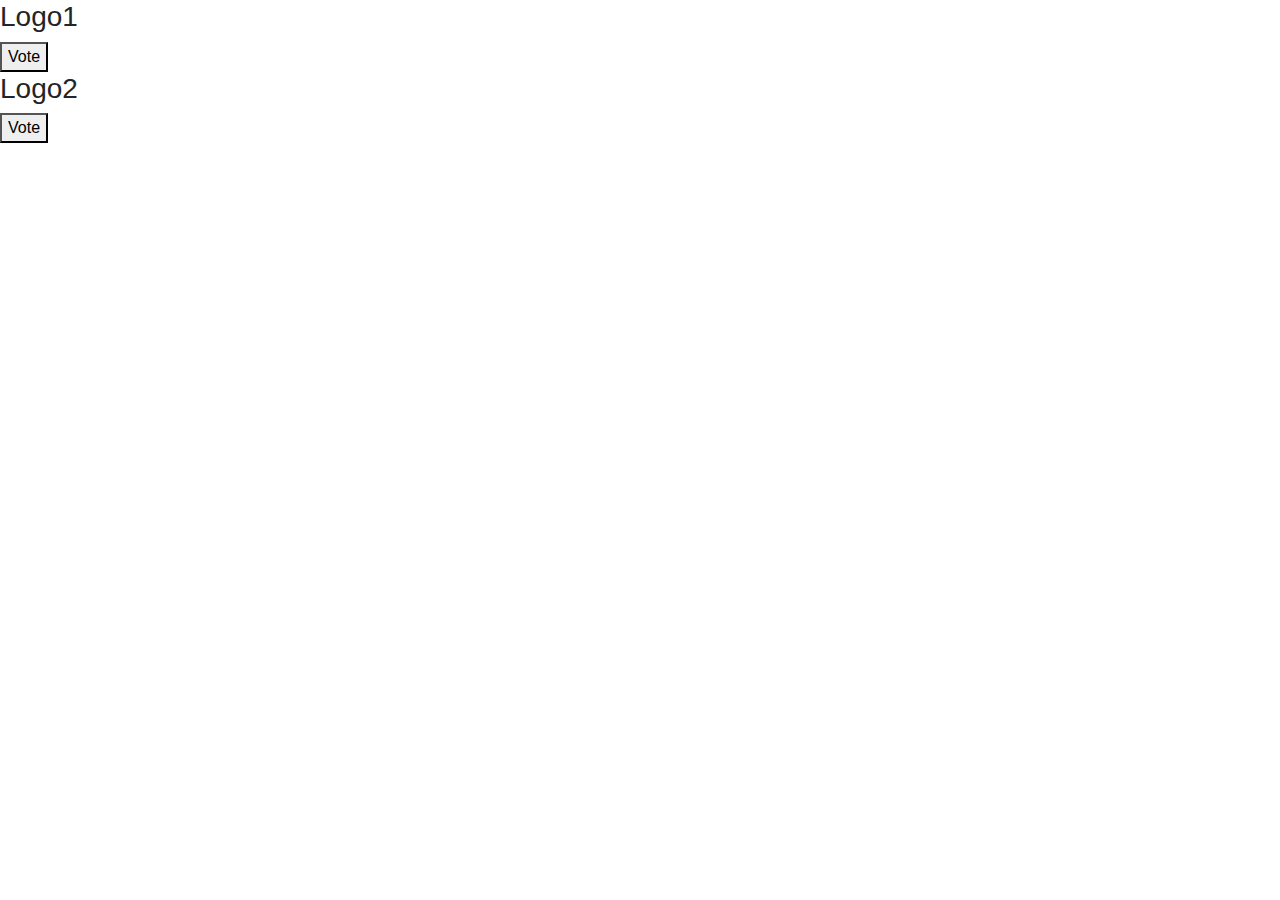
<file: Tournament generator/index.html>
<!DOCTYPE html>
<html lang="en">
<head>
    <meta charset="UTF-8">
    <meta name="viewport" content="width=device-width, initial-scale=1.0">
    <title>2v2 Tournament Generator</title>
    <link rel="stylesheet" href="style.css">
    <!-- Bootstrap CSS -->
    <link href="https://stackpath.bootstrapcdn.com/bootstrap/4.5.2/css/bootstrap.min.css" rel="stylesheet">
</head>
<body>
    <div id="tournament-bracket"></div>
    <script src="script.js"></script>
    <!-- Bootstrap JS -->
    <script src="https://code.jquery.com/jquery-3.5.1.slim.min.js"></script>
    <script src="https://stackpath.bootstrapcdn.com/bootstrap/4.5.2/js/bootstrap.bundle.min.js"></script>

    
    <div id="tournament-bracket">
        <!-- Pair container will be populated by script.js -->
    </div>
    

</body>
</html>
</file>
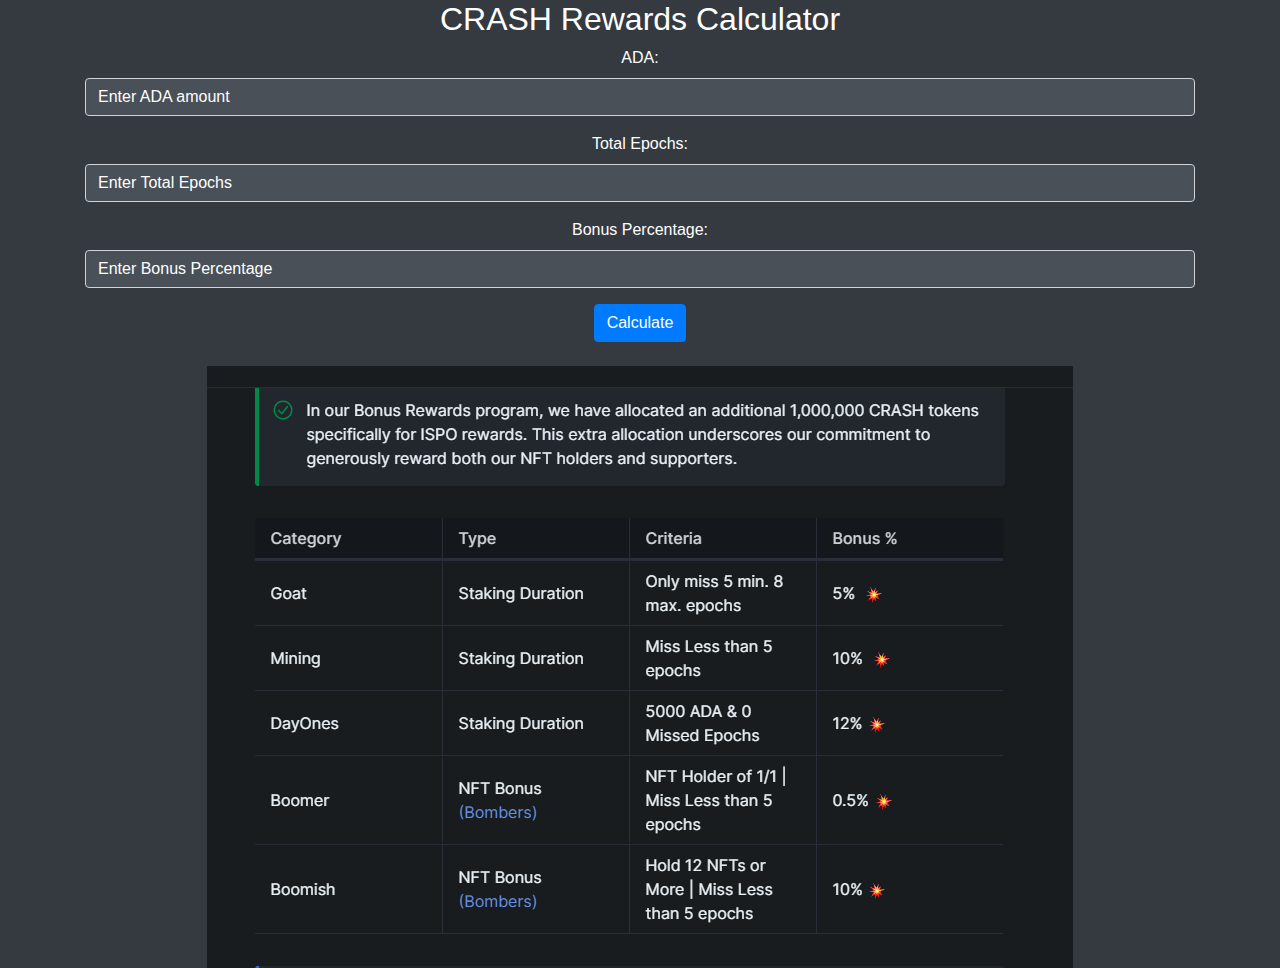
<file: CRASHR/indexCalc.html>
<!DOCTYPE html>
<html lang="en">
<head>
    <meta charset="UTF-8">
    <meta name="viewport" content="width=device-width, initial-scale=1.0">
    <title>CRASH Rewards Calculator</title>
    <link href="https://maxcdn.bootstrapcdn.com/bootstrap/4.5.2/css/bootstrap.min.css" rel="stylesheet">
    <style>
        body {
            background-color: #343a40;
            color: #fff;
        }
        .form-control {
            background-color: #495057;
            color: #fff;
            border: 1px solid #ced4da;
        }
        .form-label {
            color: #fff;
        }
        .form-control::placeholder { /* Chrome, Firefox, Opera, Safari 10.1+ */
            color: #fff;
            opacity: 1; /* Firefox */
        }
    </style>
    <script src="https://ajax.googleapis.com/ajax/libs/jquery/3.5.1/jquery.min.js"></script>
    <script src="https://cdnjs.cloudflare.com/ajax/libs/popper.js/1.16.0/umd/popper.min.js"></script>
    <script src="https://maxcdn.bootstrapcdn.com/bootstrap/4.5.2/js/bootstrap.min.js"></script>
    <script>
        function calculateRewards() {
            var ada = parseFloat(document.getElementById('ada').value);
            var epochs = parseFloat(document.getElementById('epochs').value);
            var bonusPercentage = parseFloat(document.getElementById('bonusPercentage').value) / 100;

            var totalRewards = (ada * 0.010 * epochs) + (ada * 0.010 * epochs * bonusPercentage);
            document.getElementById('result').innerHTML = 'Total CRASH Rewards: ' + totalRewards.toLocaleString(undefined, { minimumFractionDigits: 2, maximumFractionDigits: 2 });
        }
    </script>
</head>
<body>
    <div class="container text-center">
        <h2>CRASH Rewards Calculator</h2>
        <div class="form-group">
            <label for="ada" class="form-label">ADA:</label>
            <input type="number" class="form-control" id="ada" placeholder="Enter ADA amount">
        </div>
        <div class="form-group">
            <label for="epochs" class="form-label">Total Epochs:</label>
            <input type="number" class="form-control" id="epochs" placeholder="Enter Total Epochs">
        </div>
        <div class="form-group">
            <label for="bonusPercentage" class="form-label">Bonus Percentage:</label>
            <input type="number" class="form-control" id="bonusPercentage" placeholder="Enter Bonus Percentage">
        </div>
        <button type="button" class="btn btn-primary" onclick="calculateRewards()">Calculate</button>
        <p id="result"></p>
        
        <!-- Image Placeholder -->
        <div class="mt-4">
            <img src="bonus.png" class="img-fluid mx-auto d-block" alt="Bonus Image">
        </div>
    </div>
</body>
</html>
</file>
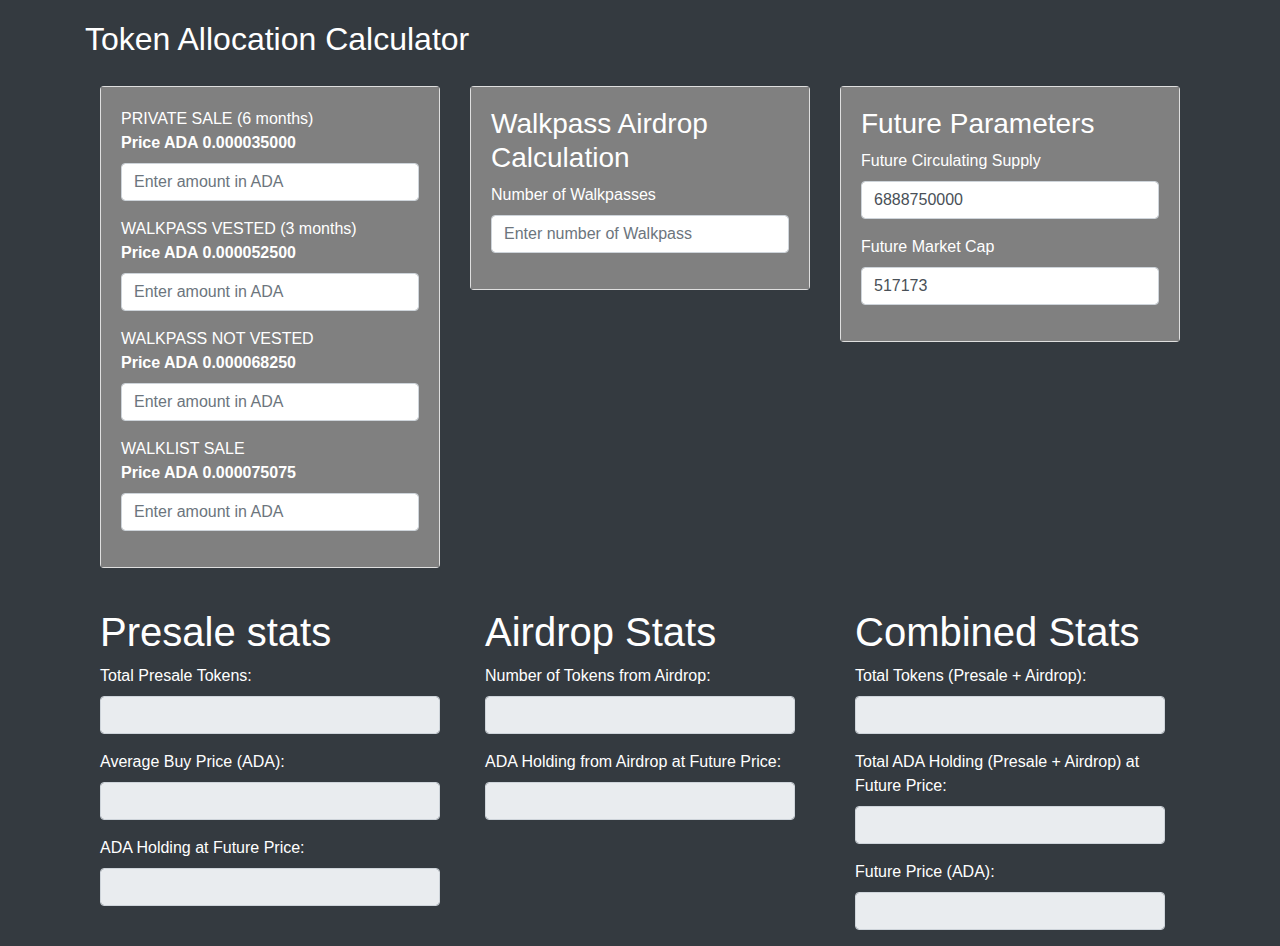
<file: wlkcalculator/walk.html>
<!DOCTYPE html>
<html>
<head>
    <title>Token Allocation Calculator</title>
    <link rel="stylesheet" href="https://stackpath.bootstrapcdn.com/bootstrap/4.3.1/css/bootstrap.min.css">
    <style>
        body {
            background-color: #343a40;
            color: white;
        }
        .container {
            padding-top: 20px;
        }
        .card-body {
            background-color: gray;
        }
        input {
            color: black;
        }
        .card, .subcard {
            margin-bottom: 20px;
        }
    </style>
</head>
<body>
    <div class="container" id="mainContainer">
        <h2>Token Allocation Calculator</h2>
<div class="container">
  <div class="row">
    <div class="col-sm">
        <!-- Allocation Form Card -->
        <div class="card">
            <div class="card-body">
                <form id="allocationForm">
                    <div class="form-group">
                        <label for="privateSale">PRIVATE SALE (6 months) <br> <b>Price ADA 0.000035000</b></label>
                        <input type="number" class="form-control" id="privateSale" placeholder="Enter amount in ADA">
                    </div>
                    <div class="form-group">
                        <label for="walkpassVested">WALKPASS VESTED (3 months) <br><b>Price ADA 0.000052500</b></label>
                        <input type="number" class="form-control" id="walkpassVested" placeholder="Enter amount in ADA">
                    </div>
                    <div class="form-group">
                        <label for="walkpassNotVested">WALKPASS NOT VESTED <br><b>Price ADA 0.000068250</b></label>
                        <input type="number" class="form-control" id="walkpassNotVested" placeholder="Enter amount in ADA">
                    </div>
                    <div class="form-group">
                        <label for="walklistSale">WALKLIST SALE <br><b>Price ADA 0.000075075</b></label>
                        <input type="number" class="form-control" id="walklistSale" placeholder="Enter amount in ADA">
                    </div>
                
</form>
            </div>
        </div>    </div>
    <div class="col-sm">
			        <!-- Walkpass Airdrop Calculation Subcard -->
        <div class="subcard card">
            <div class="card-body">
                <h3>Walkpass Airdrop Calculation</h3>
                <div class="form-group">
                    <label for="numberOfWalkpass">Number of Walkpasses</label>
                    <input type="number" class="form-control" id="numberOfWalkpass" placeholder="Enter number of Walkpass">
                </div>

            </div>
        </div>
 </div>
    <div class="col-sm">
	        <!-- Circulating Supply and Market Cap Subcard -->
        <div class="subcard card">
            <div class="card-body">
			<h3>Future Parameters</h2>
                <div class="form-group">
                    <label for="circulatingSupply">Future Circulating Supply</label>
                    <input type="number" class="form-control" id="circulatingSupply" value="6888750000">
                </div>
                <div class="form-group">
                    <label for="marketCap">Future Market Cap</label>
                    <input type="number" class="form-control" id="marketCap" value="517173">
                </div>
				        <!-- Results Section -->

            </div>
        </div>   
    </div>
  </div>
</div>

		<div class="container">
  <div class="row">
    <div class="col-sm">
                   <h1>Presale stats</h1>
                    <div class="form-group">
                        <label>Total Presale Tokens:</label>
                        <input type="text" id="totalTokens" class="form-control" disabled>
                    </div>
                    <div class="form-group">
                        <label>Average Buy Price (ADA):</label>
                        <input type="text" id="averagePrice" class="form-control" disabled>
                    </div>
                    <div class="form-group">
                        <label>ADA Holding at Future Price:</label>
                        <input type="text" id="adaHolding" class="form-control" disabled>
                    </div>
    </div>
    <div class="col-sm">
  <div class="col-sm">
                <div id="results2">
                    <h1>Airdrop Stats</h1>
                    <div class="form-group">
                        <label>Number of Tokens from Airdrop:</label>
                        <input type="text" id="airdropTokens" class="form-control" disabled>
                    </div>
                    <div class="form-group">
                        <label>ADA Holding from Airdrop at Future Price:</label>
                        <input type="text" id="adaHoldingFromAirdrop" class="form-control" disabled>
                    </div>
                </div>
            </div>
    </div>
    <div class="col-sm">
 
            <div class="col-sm">
                <div id="results3">
                    <h1>Combined Stats</h1>
                    <div class="form-group">
                        <label>Total Tokens (Presale + Airdrop):</label>
                        <input type="text" id="totalCombinedTokens" class="form-control" disabled>
                    </div>
                    <div class="form-group">
                        <label>Total ADA Holding (Presale + Airdrop) at Future Price:</label>
                        <input type="text" id="totalCombinedAdaHolding" class="form-control" disabled>
                    </div>
					<div class="form-group">
                        <label>Future Price (ADA):</label>
                        <input type="text" id="priceFuture" class="form-control" disabled>
                    </div>
                </div>
            </div>  </div>
  </div>
</div>



    </div>
    </div>

<script>
    document.getElementById('mainContainer').addEventListener('input', function() {
        let totalTokens = 0;
        let totalInvestment = 0;

        // Allocation Calculations
        const privateSale = parseFloat(document.getElementById('privateSale').value) || 0;
        totalTokens += privateSale / 0.000035000;
        totalInvestment += privateSale;

        const walkpassVested = parseFloat(document.getElementById('walkpassVested').value) || 0;
        totalTokens += walkpassVested / 0.000052500;
        totalInvestment += walkpassVested;

        const walkpassNotVested = parseFloat(document.getElementById('walkpassNotVested').value) || 0;
        totalTokens += walkpassNotVested / 0.000068250;
        totalInvestment += walkpassNotVested;

        const walklistSale = parseFloat(document.getElementById('walklistSale').value) || 0;
        totalTokens += walklistSale / 0.000075075;
        totalInvestment += walklistSale;

        // Circulating Supply and Market Cap Calculations
        const circulatingSupply = parseFloat(document.getElementById('circulatingSupply').value) || 0;
        const marketCap = parseFloat(document.getElementById('marketCap').value) || 0;
        const priceFuture = marketCap / circulatingSupply;
        const adaHolding = totalTokens * priceFuture;

        // Walkpass Airdrop Calculations
        const numberOfWalkpass = parseFloat(document.getElementById('numberOfWalkpass').value) || 0;
        const airdropTokens = numberOfWalkpass * 1571428.57;
        const adaHoldingFromAirdrop = airdropTokens * priceFuture;

        // Update Results
        document.getElementById('totalTokens').value = totalTokens.toFixed(2);
        document.getElementById('averagePrice').value = (totalInvestment / totalTokens).toFixed(8);
        document.getElementById('priceFuture').value = priceFuture.toFixed(8);
        document.getElementById('adaHolding').value = adaHolding.toFixed(2);

        // Update Airdrop Results
        document.getElementById('airdropTokens').value = airdropTokens.toFixed(2);
        document.getElementById('adaHoldingFromAirdrop').value = adaHoldingFromAirdrop.toFixed(2);

        // Combined Results Calculation
        const totalCombinedTokens = totalTokens + airdropTokens;
        const totalCombinedAdaHolding = adaHolding + adaHoldingFromAirdrop;

        // Update Combined Results
        document.getElementById('totalCombinedTokens').value = totalCombinedTokens.toFixed(2);
        document.getElementById('totalCombinedAdaHolding').value = totalCombinedAdaHolding.toFixed(2);
    });
</script>

</body>
</html>
</file>
<file: Tournament generator/style.css>
body {
    font-family: Arial, sans-serif;
}

#tournament-bracket {
    /* Add styles for the tournament bracket */
}
</file>
